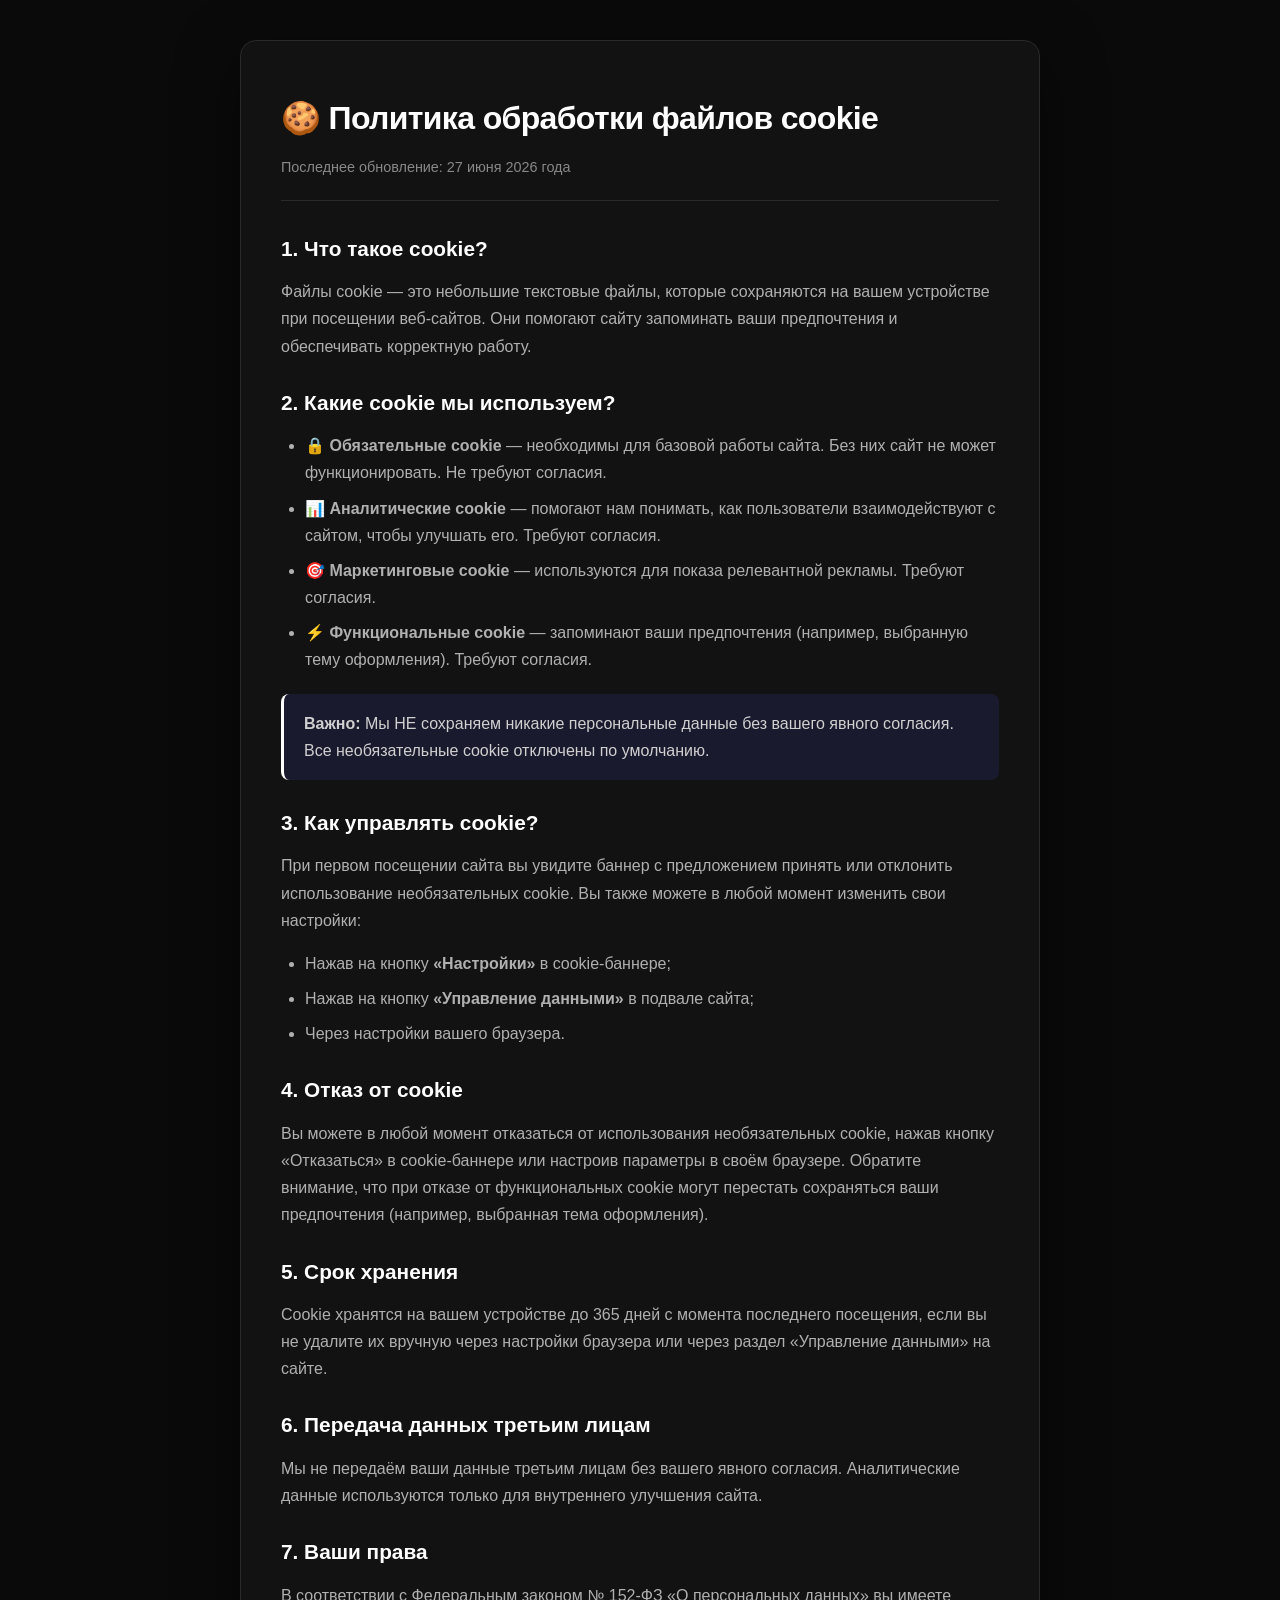
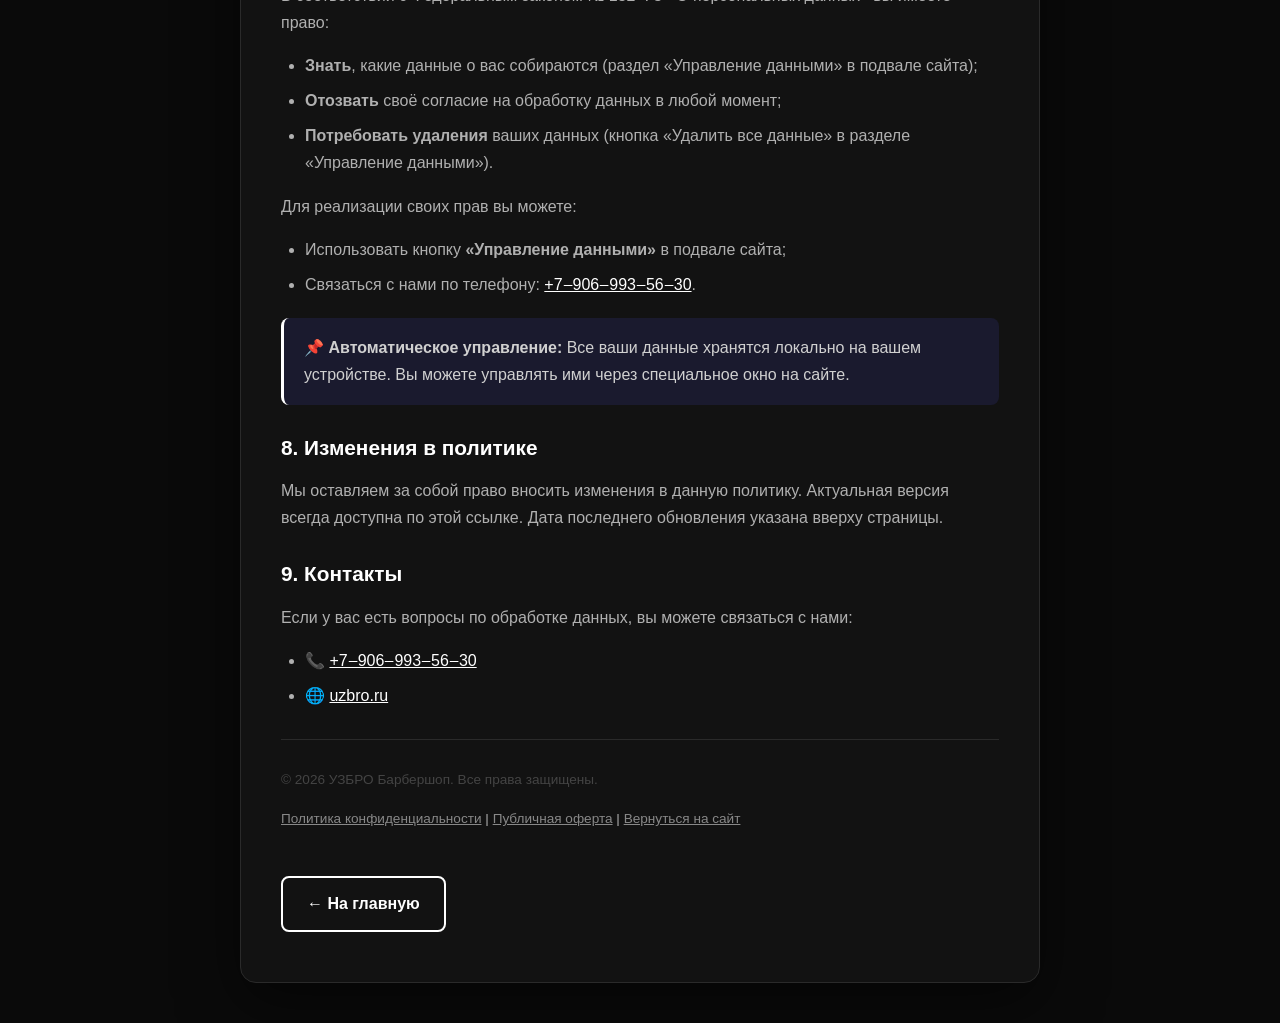
<file: cookie-policy.html>
<!DOCTYPE html>
<html lang="ru">
<head>
    <meta charset="UTF-8">
    <meta name="viewport" content="width=device-width, initial-scale=1.0">
    <title>Политика обработки файлов cookie | УЗБРО Барбершоп</title>
    <link rel="icon" type="image/svg+xml" href="./favicon.svg">
    <link rel="canonical" href="https://uzbro.ru/cookie-policy.html">
    <meta name="description" content="Политика обработки файлов cookie барбершопа УЗБРО. Узнайте, какие cookie мы используем и как управлять настройками конфиденциальности.">
    <meta name="robots" content="index, follow">
    <style>
        * {
            margin: 0;
            padding: 0;
            box-sizing: border-box;
        }
        body {
            font-family: 'Inter', -apple-system, BlinkMacSystemFont, 'Segoe UI', Roboto, sans-serif;
            background: #0a0a0a;
            color: #e0e0e0;
            line-height: 1.7;
            padding: 40px 20px;
            min-height: 100vh;
        }
        .container {
            max-width: 800px;
            margin: 0 auto;
            background: #121212;
            padding: 50px 40px;
            border-radius: 16px;
            border: 1px solid #2a2a2a;
            box-shadow: 0 20px 60px rgba(0,0,0,0.5);
        }
        h1 {
            color: #ffffff;
            font-size: 2rem;
            margin-bottom: 10px;
            letter-spacing: -0.02em;
        }
        .subtitle {
            color: #888;
            font-size: 0.9rem;
            margin-bottom: 30px;
            border-bottom: 1px solid #2a2a2a;
            padding-bottom: 20px;
        }
        h2 {
            color: #ffffff;
            font-size: 1.3rem;
            margin: 25px 0 12px 0;
        }
        p {
            color: #b0b0b0;
            margin-bottom: 16px;
        }
        ul {
            color: #b0b0b0;
            padding-left: 24px;
            margin-bottom: 16px;
        }
        ul li {
            margin-bottom: 8px;
        }
        .highlight {
            background: #1a1a2e;
            padding: 16px 20px;
            border-radius: 8px;
            border-left: 3px solid #ffffff;
            margin: 20px 0;
        }
        .highlight p {
            margin-bottom: 0;
            color: #d0d0d0;
        }
        a {
            color: #ffffff;
            text-decoration: underline;
        }
        a:hover {
            color: #aaa;
        }
        .back-link {
            display: inline-block;
            margin-top: 30px;
            padding: 12px 24px;
            border: 2px solid #ffffff;
            border-radius: 8px;
            color: #ffffff;
            text-decoration: none;
            font-weight: 600;
            transition: all 0.3s ease;
        }
        .back-link:hover {
            background: #ffffff;
            color: #0a0a0a;
            text-decoration: none;
        }
        .footer-text {
            margin-top: 30px;
            padding-top: 20px;
            border-top: 1px solid #2a2a2a;
            font-size: 0.85rem;
            color: #666;
        }
        @media (max-width: 600px) {
            .container {
                padding: 30px 20px;
            }
            h1 {
                font-size: 1.5rem;
            }
        }
    </style>
</head>
<body>
    <div class="container">
        <h1>🍪 Политика обработки файлов cookie</h1>
        <div class="subtitle">Последнее обновление: 27 июня 2026 года</div>

        <h2>1. Что такое cookie?</h2>
        <p>Файлы cookie — это небольшие текстовые файлы, которые сохраняются на вашем устройстве при посещении веб-сайтов. Они помогают сайту запоминать ваши предпочтения и обеспечивать корректную работу.</p>

        <h2>2. Какие cookie мы используем?</h2>
        <ul>
            <li><strong>🔒 Обязательные cookie</strong> — необходимы для базовой работы сайта. Без них сайт не может функционировать. Не требуют согласия.</li>
            <li><strong>📊 Аналитические cookie</strong> — помогают нам понимать, как пользователи взаимодействуют с сайтом, чтобы улучшать его. Требуют согласия.</li>
            <li><strong>🎯 Маркетинговые cookie</strong> — используются для показа релевантной рекламы. Требуют согласия.</li>
            <li><strong>⚡ Функциональные cookie</strong> — запоминают ваши предпочтения (например, выбранную тему оформления). Требуют согласия.</li>
        </ul>

        <div class="highlight">
            <p><strong>Важно:</strong> Мы НЕ сохраняем никакие персональные данные без вашего явного согласия. Все необязательные cookie отключены по умолчанию.</p>
        </div>

        <h2>3. Как управлять cookie?</h2>
        <p>При первом посещении сайта вы увидите баннер с предложением принять или отклонить использование необязательных cookie. Вы также можете в любой момент изменить свои настройки:</p>
        <ul>
            <li>Нажав на кнопку <strong>«Настройки»</strong> в cookie-баннере;</li>
            <li>Нажав на кнопку <strong>«Управление данными»</strong> в подвале сайта;</li>
            <li>Через настройки вашего браузера.</li>
        </ul>

        <h2>4. Отказ от cookie</h2>
        <p>Вы можете в любой момент отказаться от использования необязательных cookie, нажав кнопку «Отказаться» в cookie-баннере или настроив параметры в своём браузере. Обратите внимание, что при отказе от функциональных cookie могут перестать сохраняться ваши предпочтения (например, выбранная тема оформления).</p>

        <h2>5. Срок хранения</h2>
        <p>Cookie хранятся на вашем устройстве до 365 дней с момента последнего посещения, если вы не удалите их вручную через настройки браузера или через раздел «Управление данными» на сайте.</p>

        <h2>6. Передача данных третьим лицам</h2>
        <p>Мы не передаём ваши данные третьим лицам без вашего явного согласия. Аналитические данные используются только для внутреннего улучшения сайта.</p>

        <h2>7. Ваши права</h2>
        <p>В соответствии с Федеральным законом № 152-ФЗ «О персональных данных» вы имеете право:</p>
        <ul>
            <li><strong>Знать</strong>, какие данные о вас собираются (раздел «Управление данными» в подвале сайта);</li>
            <li><strong>Отозвать</strong> своё согласие на обработку данных в любой момент;</li>
            <li><strong>Потребовать удаления</strong> ваших данных (кнопка «Удалить все данные» в разделе «Управление данными»).</li>
        </ul>
        <p>Для реализации своих прав вы можете:</p>
        <ul>
            <li>Использовать кнопку <strong>«Управление данными»</strong> в подвале сайта;</li>
            <li>Связаться с нами по телефону: <a href="tel:+79069935630">+7‒906‒993‒56‒30</a>.</li>
        </ul>

        <div class="highlight">
            <p><strong>📌 Автоматическое управление:</strong> Все ваши данные хранятся локально на вашем устройстве. Вы можете управлять ими через специальное окно на сайте.</p>
        </div>

        <h2>8. Изменения в политике</h2>
        <p>Мы оставляем за собой право вносить изменения в данную политику. Актуальная версия всегда доступна по этой ссылке. Дата последнего обновления указана вверху страницы.</p>

        <h2>9. Контакты</h2>
        <p>Если у вас есть вопросы по обработке данных, вы можете связаться с нами:</p>
        <ul>
            <li>📞 <a href="tel:+79069935630">+7‒906‒993‒56‒30</a></li>
            <li>🌐 <a href="index.html">uzbro.ru</a></li>
        </ul>

        <div class="footer-text">
            <p style="margin-top: 8px; color: #444;">© 2026 УЗБРО Барбершоп. Все права защищены.</p>
            <p style="margin-top: 8px;">
                <a href="privacy-policy.html" style="color: #888;">Политика конфиденциальности</a> | 
                <a href="oferta.html" style="color: #888;">Публичная оферта</a> |
                <a href="index.html" style="color: #888;">Вернуться на сайт</a>
            </p>
        </div>

        <a href="index.html" class="back-link">← На главную</a>
    </div>
</body>
</html>
</file>
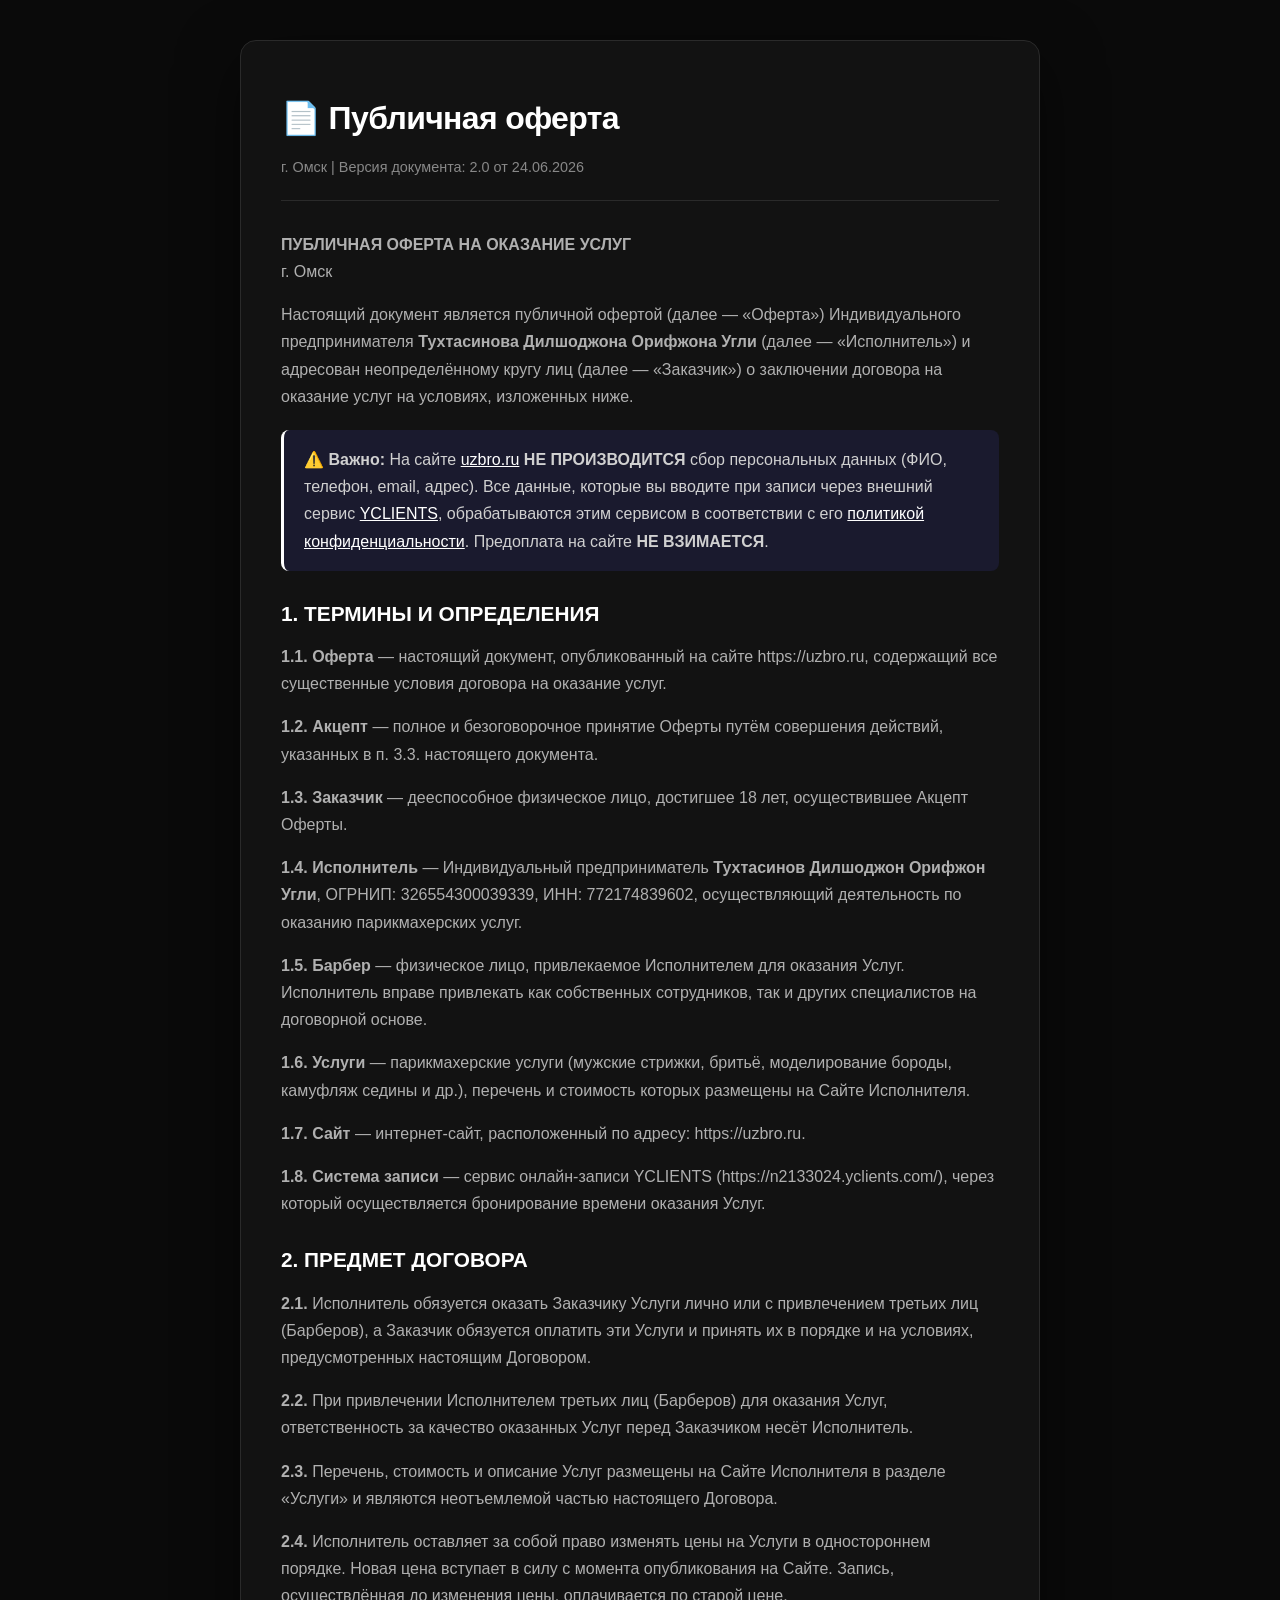
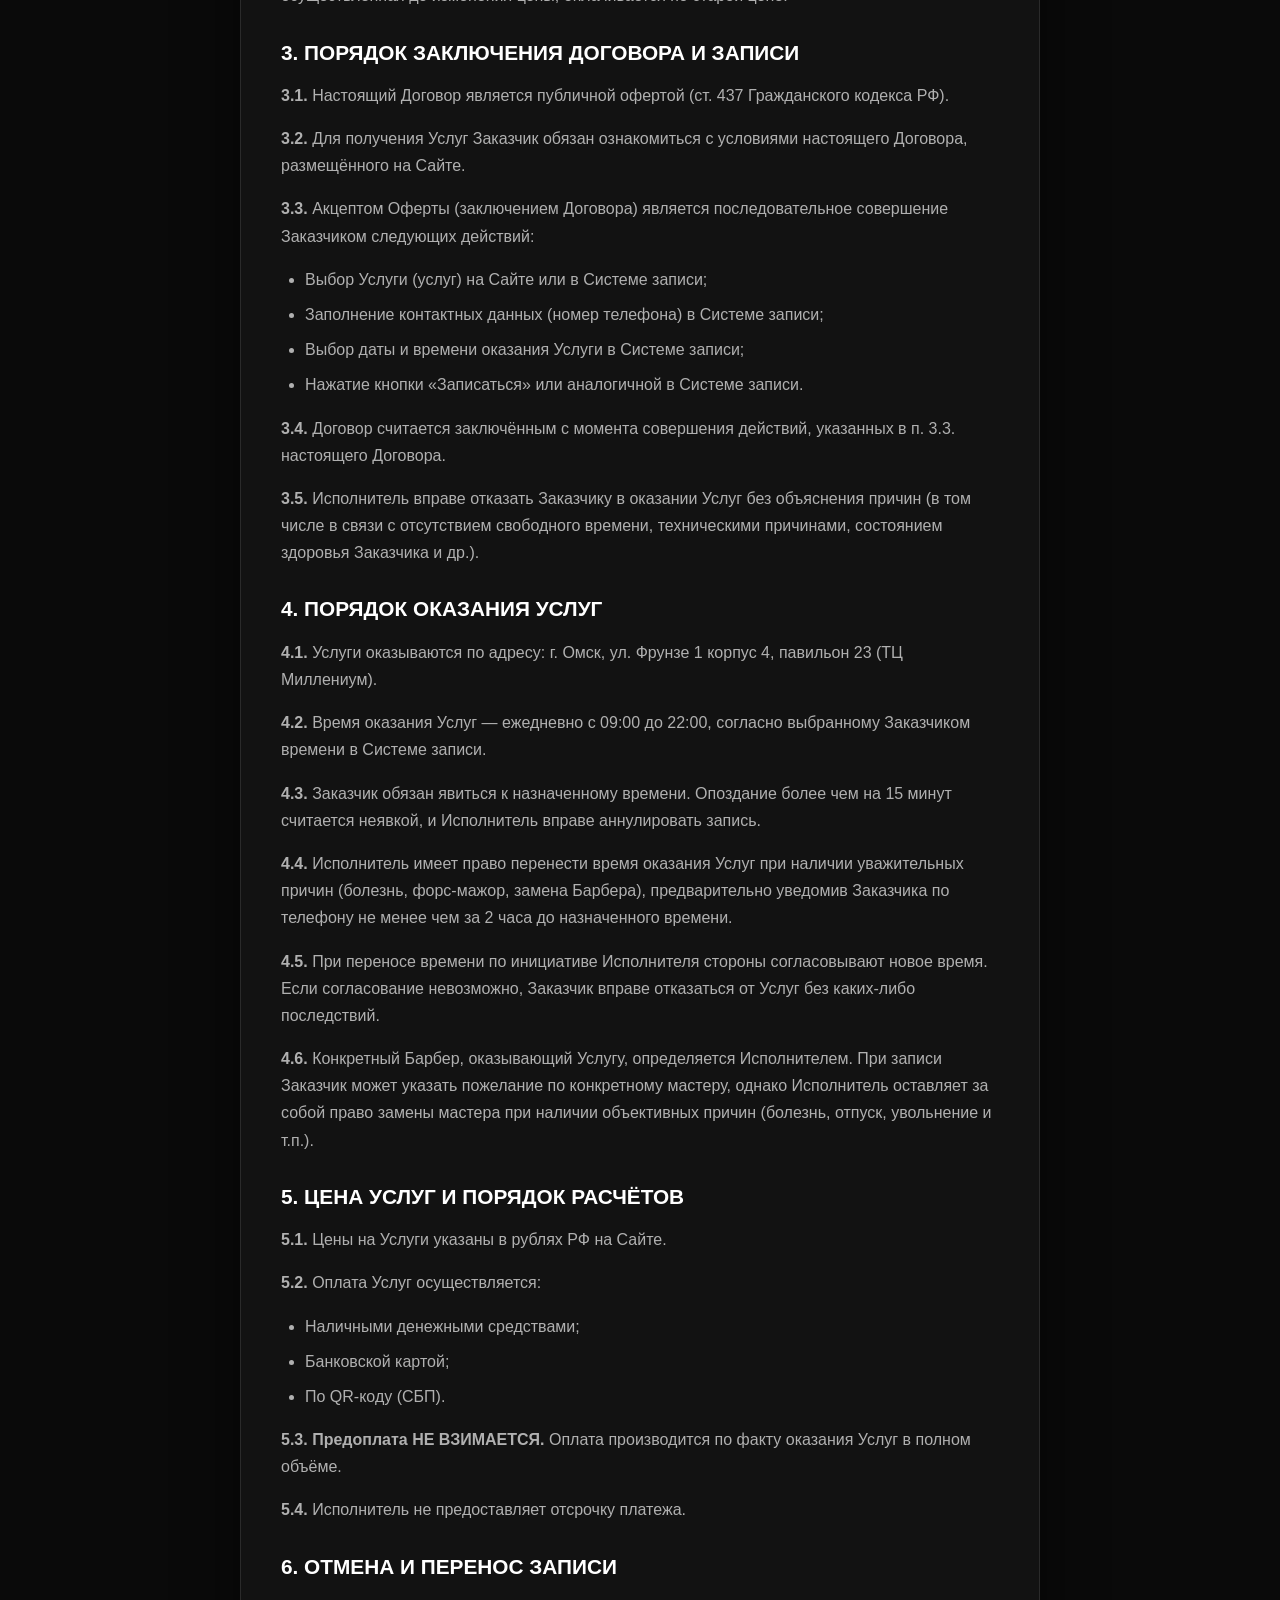
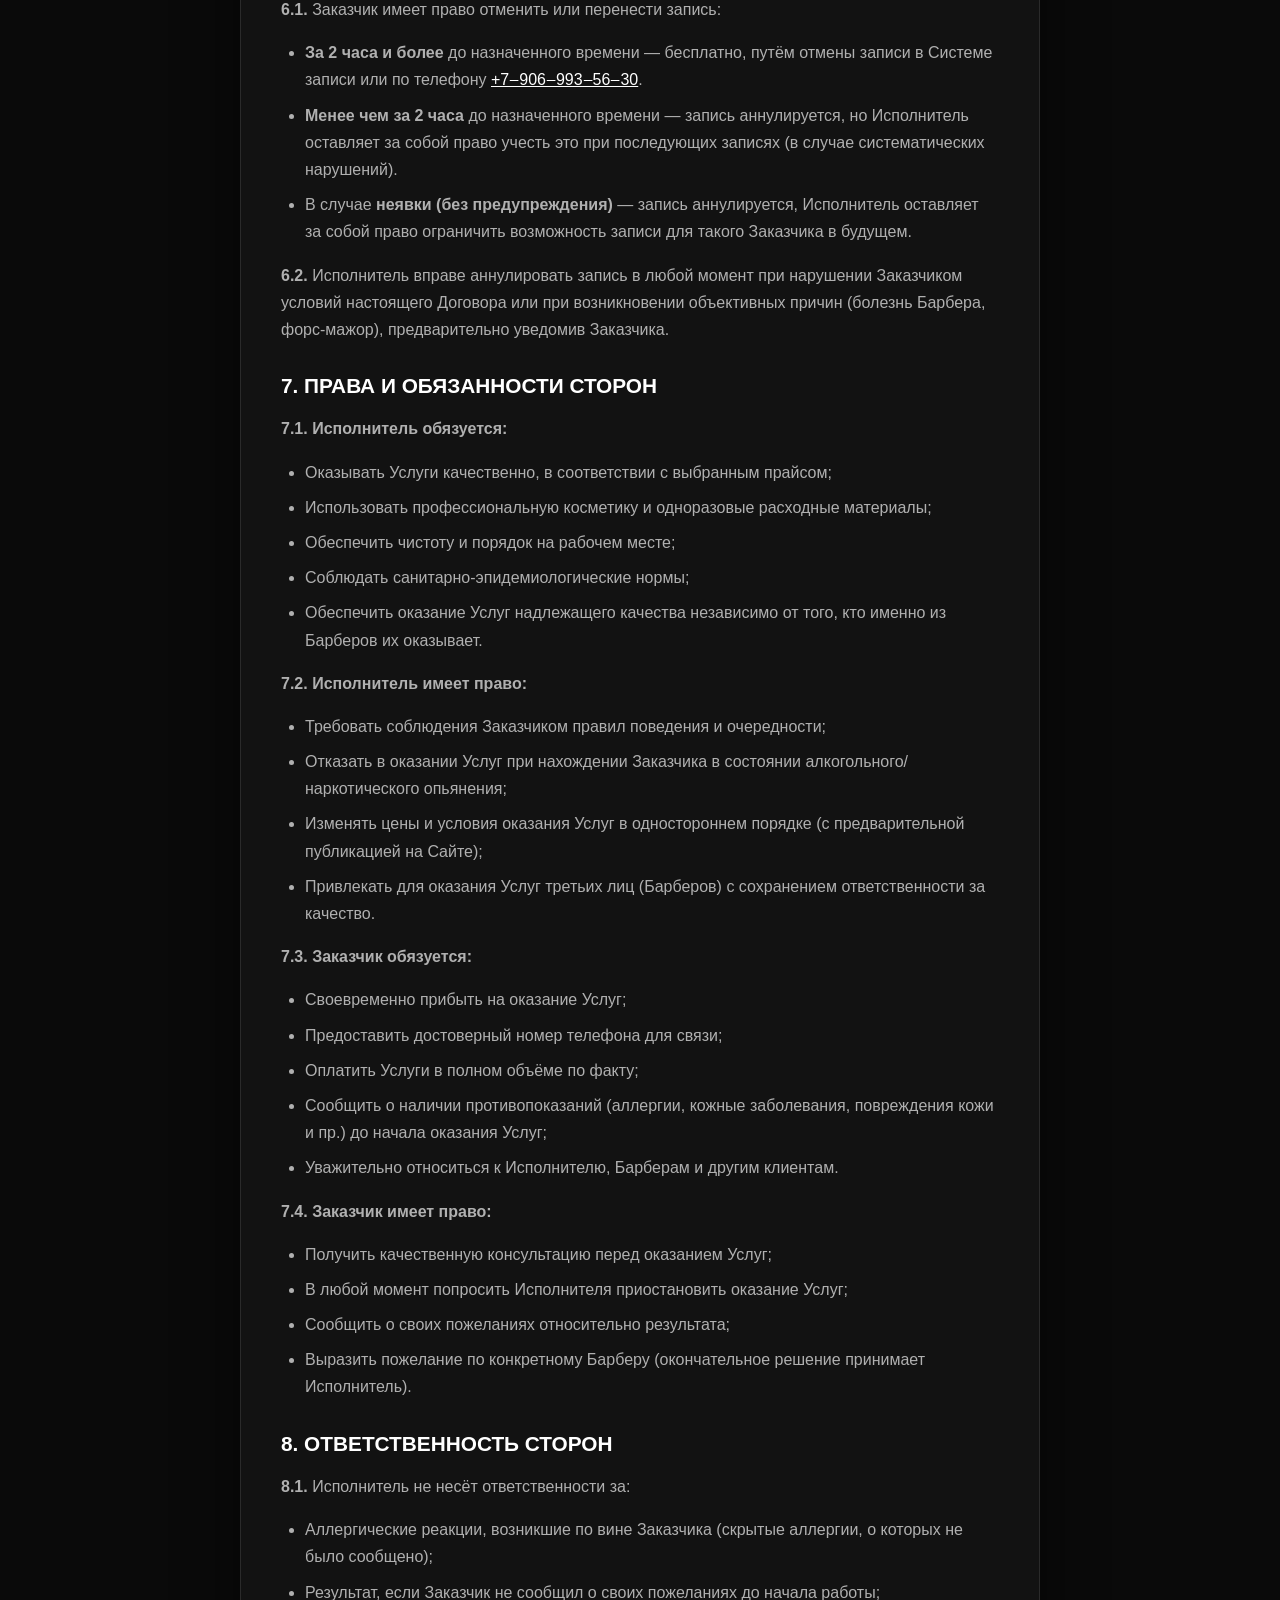
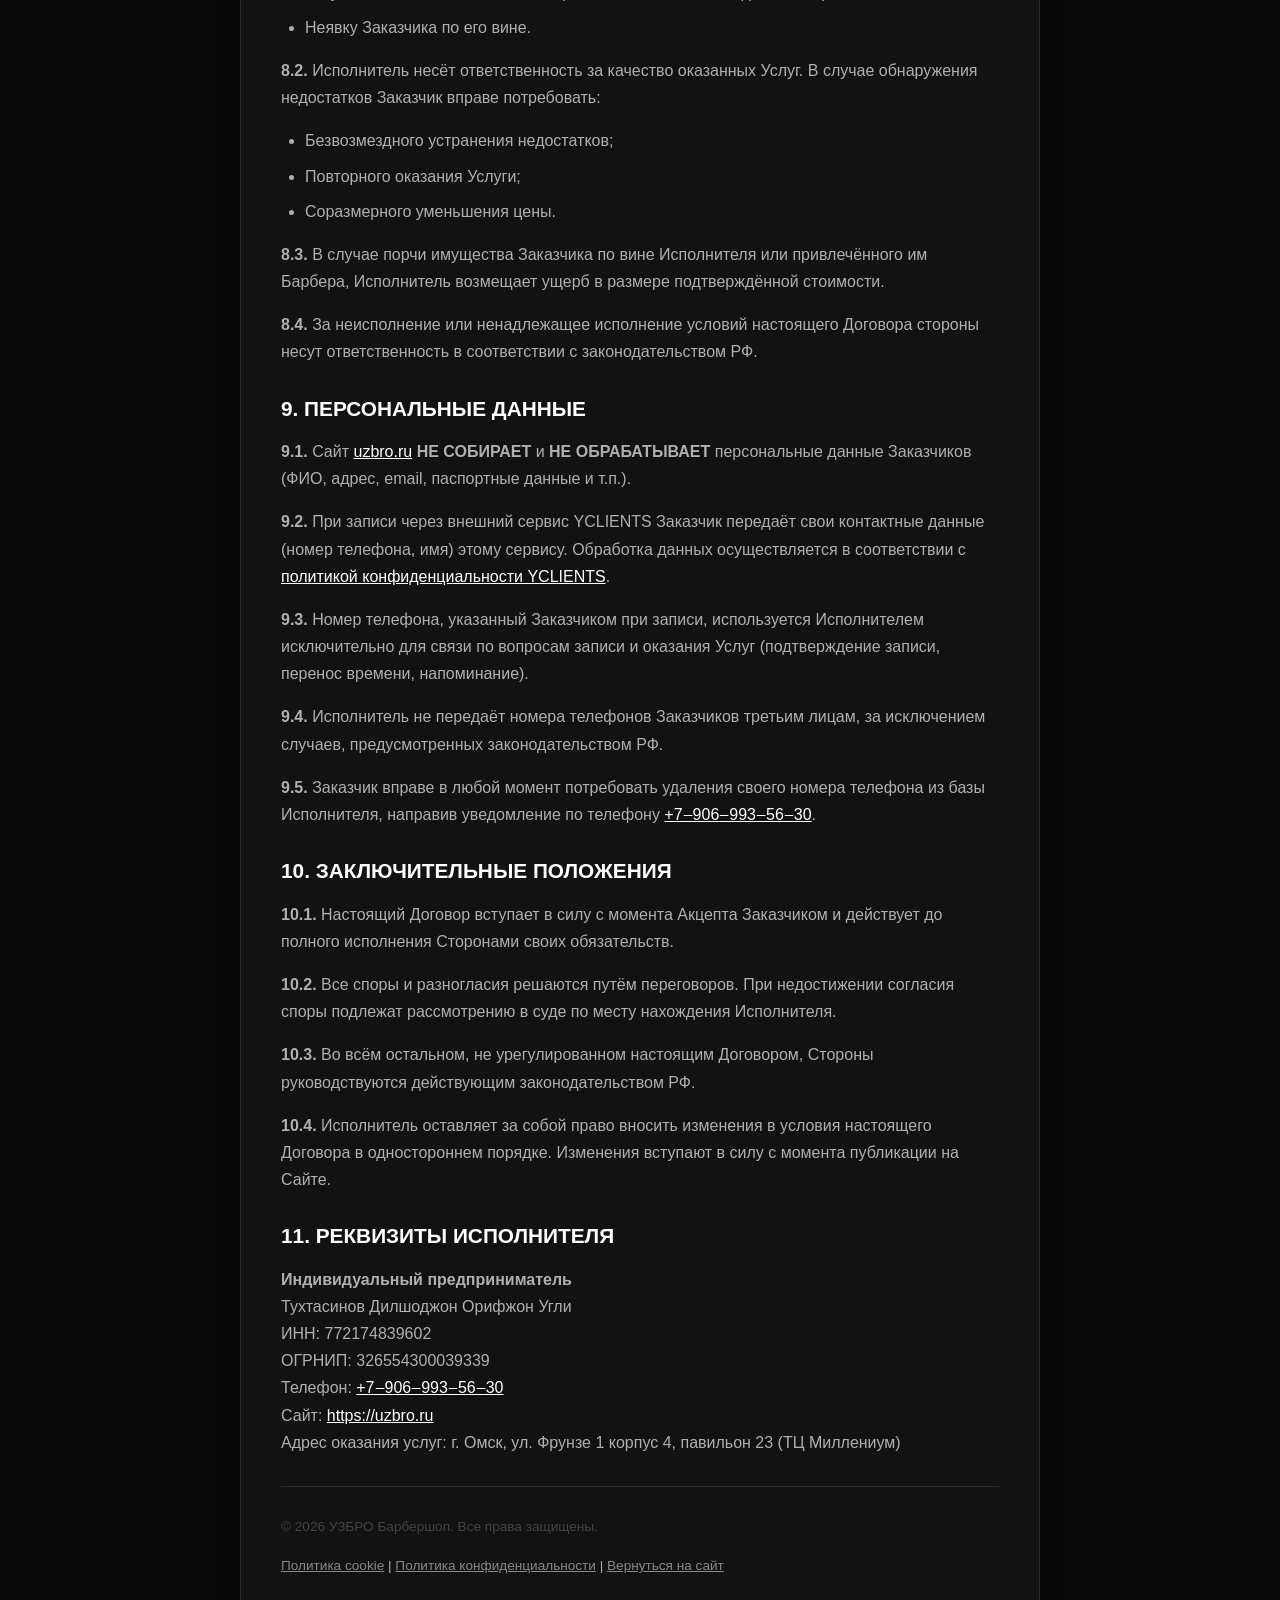
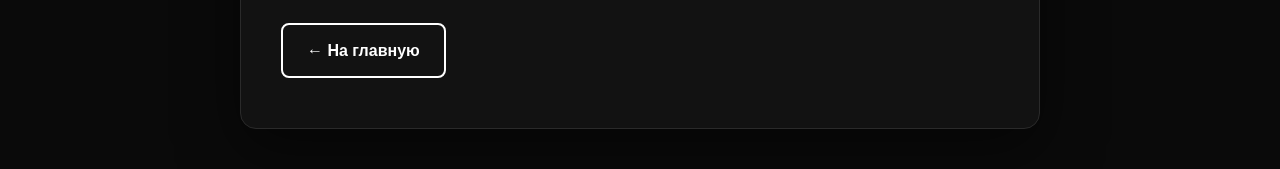
<file: oferta.html>
<!DOCTYPE html>
<html lang="ru">
<head>
    <meta charset="UTF-8">
    <meta name="viewport" content="width=device-width, initial-scale=1.0">
    <title>Публичная оферта | УЗБРО Барбершоп</title>
    <link rel="icon" type="image/svg+xml" href="./favicon.svg">
    <style>
        * {
            margin: 0;
            padding: 0;
            box-sizing: border-box;
        }
        body {
            font-family: 'Inter', -apple-system, BlinkMacSystemFont, 'Segoe UI', Roboto, sans-serif;
            background: #0a0a0a;
            color: #e0e0e0;
            line-height: 1.7;
            padding: 40px 20px;
            min-height: 100vh;
        }
        .container {
            max-width: 800px;
            margin: 0 auto;
            background: #121212;
            padding: 50px 40px;
            border-radius: 16px;
            border: 1px solid #2a2a2a;
            box-shadow: 0 20px 60px rgba(0,0,0,0.5);
        }
        h1 {
            color: #ffffff;
            font-size: 2rem;
            margin-bottom: 10px;
            letter-spacing: -0.02em;
            border-bottom: none;
            padding-bottom: 0;
        }
        .subtitle {
            color: #888;
            font-size: 0.9rem;
            margin-bottom: 30px;
            border-bottom: 1px solid #2a2a2a;
            padding-bottom: 20px;
        }
        h2 {
            color: #ffffff;
            font-size: 1.3rem;
            margin: 25px 0 12px 0;
        }
        p {
            color: #b0b0b0;
            margin-bottom: 16px;
        }
        ul {
            color: #b0b0b0;
            padding-left: 24px;
            margin-bottom: 16px;
        }
        ul li {
            margin-bottom: 8px;
        }
        .highlight {
            background: #1a1a2e;
            padding: 16px 20px;
            border-radius: 8px;
            border-left: 3px solid #ffffff;
            margin: 20px 0;
        }
        .highlight p {
            margin-bottom: 0;
            color: #d0d0d0;
        }
        .highlight a {
            color: #ffffff;
        }
        a {
            color: #ffffff;
            text-decoration: underline;
        }
        a:hover {
            color: #aaa;
        }
        .back-link {
            display: inline-block;
            margin-top: 30px;
            padding: 12px 24px;
            border: 2px solid #ffffff;
            border-radius: 8px;
            color: #ffffff;
            text-decoration: none;
            font-weight: 600;
            transition: all 0.3s ease;
        }
        .back-link:hover {
            background: #ffffff;
            color: #0a0a0a;
            text-decoration: none;
        }
        .footer-text {
            margin-top: 30px;
            padding-top: 20px;
            border-top: 1px solid #2a2a2a;
            font-size: 0.85rem;
            color: #666;
        }
        .footer-text a {
            color: #888;
        }
        .footer-text a:hover {
            color: #fff;
        }
        @media (max-width: 600px) {
            .container {
                padding: 30px 20px;
            }
            h1 {
                font-size: 1.5rem;
            }
        }
    </style>
</head>
<body>
    <div class="container">
        <h1>📄 Публичная оферта</h1>
        <div class="subtitle">г. Омск | Версия документа: 2.0 от 24.06.2026</div>

        <p><strong>ПУБЛИЧНАЯ ОФЕРТА НА ОКАЗАНИЕ УСЛУГ</strong><br>г. Омск</p>

        <p>Настоящий документ является публичной офертой (далее — «Оферта») Индивидуального предпринимателя <strong>Тухтасинова Дилшоджона Орифжона Угли</strong> (далее — «Исполнитель») и адресован неопределённому кругу лиц (далее — «Заказчик») о заключении договора на оказание услуг на условиях, изложенных ниже.</p>

        <div class="highlight">
            <p><strong>⚠️ Важно:</strong> На сайте <a href="https://uzbro.ru">uzbro.ru</a> <strong>НЕ ПРОИЗВОДИТСЯ</strong> сбор персональных данных (ФИО, телефон, email, адрес). Все данные, которые вы вводите при записи через внешний сервис <a href="https://yclients.com" style="color: #fff;">YCLIENTS</a>, обрабатываются этим сервисом в соответствии с его <a href="https://yclients.com/privacy" style="color: #fff;">политикой конфиденциальности</a>. Предоплата на сайте <strong>НЕ ВЗИМАЕТСЯ</strong>.</p>
        </div>

        <h2>1. ТЕРМИНЫ И ОПРЕДЕЛЕНИЯ</h2>
        <p><strong>1.1. Оферта</strong> — настоящий документ, опубликованный на сайте https://uzbro.ru, содержащий все существенные условия договора на оказание услуг.</p>
        <p><strong>1.2. Акцепт</strong> — полное и безоговорочное принятие Оферты путём совершения действий, указанных в п. 3.3. настоящего документа.</p>
        <p><strong>1.3. Заказчик</strong> — дееспособное физическое лицо, достигшее 18 лет, осуществившее Акцепт Оферты.</p>
        <p><strong>1.4. Исполнитель</strong> — Индивидуальный предприниматель <strong>Тухтасинов Дилшоджон Орифжон Угли</strong>, ОГРНИП: 326554300039339, ИНН: 772174839602, осуществляющий деятельность по оказанию парикмахерских услуг.</p>
        <p><strong>1.5. Барбер</strong> — физическое лицо, привлекаемое Исполнителем для оказания Услуг. Исполнитель вправе привлекать как собственных сотрудников, так и других специалистов на договорной основе.</p>
        <p><strong>1.6. Услуги</strong> — парикмахерские услуги (мужские стрижки, бритьё, моделирование бороды, камуфляж седины и др.), перечень и стоимость которых размещены на Сайте Исполнителя.</p>
        <p><strong>1.7. Сайт</strong> — интернет-сайт, расположенный по адресу: https://uzbro.ru.</p>
        <p><strong>1.8. Система записи</strong> — сервис онлайн-записи YCLIENTS (https://n2133024.yclients.com/), через который осуществляется бронирование времени оказания Услуг.</p>

        <h2>2. ПРЕДМЕТ ДОГОВОРА</h2>
        <p><strong>2.1.</strong> Исполнитель обязуется оказать Заказчику Услуги лично или с привлечением третьих лиц (Барберов), а Заказчик обязуется оплатить эти Услуги и принять их в порядке и на условиях, предусмотренных настоящим Договором.</p>
        <p><strong>2.2.</strong> При привлечении Исполнителем третьих лиц (Барберов) для оказания Услуг, ответственность за качество оказанных Услуг перед Заказчиком несёт Исполнитель.</p>
        <p><strong>2.3.</strong> Перечень, стоимость и описание Услуг размещены на Сайте Исполнителя в разделе «Услуги» и являются неотъемлемой частью настоящего Договора.</p>
        <p><strong>2.4.</strong> Исполнитель оставляет за собой право изменять цены на Услуги в одностороннем порядке. Новая цена вступает в силу с момента опубликования на Сайте. Запись, осуществлённая до изменения цены, оплачивается по старой цене.</p>

        <h2>3. ПОРЯДОК ЗАКЛЮЧЕНИЯ ДОГОВОРА И ЗАПИСИ</h2>
        <p><strong>3.1.</strong> Настоящий Договор является публичной офертой (ст. 437 Гражданского кодекса РФ).</p>
        <p><strong>3.2.</strong> Для получения Услуг Заказчик обязан ознакомиться с условиями настоящего Договора, размещённого на Сайте.</p>
        <p><strong>3.3.</strong> Акцептом Оферты (заключением Договора) является последовательное совершение Заказчиком следующих действий:</p>
        <ul>
            <li>Выбор Услуги (услуг) на Сайте или в Системе записи;</li>
            <li>Заполнение контактных данных (номер телефона) в Системе записи;</li>
            <li>Выбор даты и времени оказания Услуги в Системе записи;</li>
            <li>Нажатие кнопки «Записаться» или аналогичной в Системе записи.</li>
        </ul>
        <p><strong>3.4.</strong> Договор считается заключённым с момента совершения действий, указанных в п. 3.3. настоящего Договора.</p>
        <p><strong>3.5.</strong> Исполнитель вправе отказать Заказчику в оказании Услуг без объяснения причин (в том числе в связи с отсутствием свободного времени, техническими причинами, состоянием здоровья Заказчика и др.).</p>

        <h2>4. ПОРЯДОК ОКАЗАНИЯ УСЛУГ</h2>
        <p><strong>4.1.</strong> Услуги оказываются по адресу: г. Омск, ул. Фрунзе 1 корпус 4, павильон 23 (ТЦ Миллениум).</p>
        <p><strong>4.2.</strong> Время оказания Услуг — ежедневно с 09:00 до 22:00, согласно выбранному Заказчиком времени в Системе записи.</p>
        <p><strong>4.3.</strong> Заказчик обязан явиться к назначенному времени. Опоздание более чем на 15 минут считается неявкой, и Исполнитель вправе аннулировать запись.</p>
        <p><strong>4.4.</strong> Исполнитель имеет право перенести время оказания Услуг при наличии уважительных причин (болезнь, форс-мажор, замена Барбера), предварительно уведомив Заказчика по телефону не менее чем за 2 часа до назначенного времени.</p>
        <p><strong>4.5.</strong> При переносе времени по инициативе Исполнителя стороны согласовывают новое время. Если согласование невозможно, Заказчик вправе отказаться от Услуг без каких-либо последствий.</p>
        <p><strong>4.6.</strong> Конкретный Барбер, оказывающий Услугу, определяется Исполнителем. При записи Заказчик может указать пожелание по конкретному мастеру, однако Исполнитель оставляет за собой право замены мастера при наличии объективных причин (болезнь, отпуск, увольнение и т.п.).</p>

        <h2>5. ЦЕНА УСЛУГ И ПОРЯДОК РАСЧЁТОВ</h2>
        <p><strong>5.1.</strong> Цены на Услуги указаны в рублях РФ на Сайте.</p>
        <p><strong>5.2.</strong> Оплата Услуг осуществляется:</p>
        <ul>
            <li>Наличными денежными средствами;</li>
            <li>Банковской картой;</li>
            <li>По QR-коду (СБП).</li>
        </ul>
        <p><strong>5.3.</strong> <strong>Предоплата НЕ ВЗИМАЕТСЯ.</strong> Оплата производится по факту оказания Услуг в полном объёме.</p>
        <p><strong>5.4.</strong> Исполнитель не предоставляет отсрочку платежа.</p>

        <h2>6. ОТМЕНА И ПЕРЕНОС ЗАПИСИ</h2>
        <p><strong>6.1.</strong> Заказчик имеет право отменить или перенести запись:</p>
        <ul>
            <li><strong>За 2 часа и более</strong> до назначенного времени — бесплатно, путём отмены записи в Системе записи или по телефону <a href="tel:+79069935630">+7‒906‒993‒56‒30</a>.</li>
            <li><strong>Менее чем за 2 часа</strong> до назначенного времени — запись аннулируется, но Исполнитель оставляет за собой право учесть это при последующих записях (в случае систематических нарушений).</li>
            <li>В случае <strong>неявки (без предупреждения)</strong> — запись аннулируется, Исполнитель оставляет за собой право ограничить возможность записи для такого Заказчика в будущем.</li>
        </ul>
        <p><strong>6.2.</strong> Исполнитель вправе аннулировать запись в любой момент при нарушении Заказчиком условий настоящего Договора или при возникновении объективных причин (болезнь Барбера, форс-мажор), предварительно уведомив Заказчика.</p>

        <h2>7. ПРАВА И ОБЯЗАННОСТИ СТОРОН</h2>
        <p><strong>7.1. Исполнитель обязуется:</strong></p>
        <ul>
            <li>Оказывать Услуги качественно, в соответствии с выбранным прайсом;</li>
            <li>Использовать профессиональную косметику и одноразовые расходные материалы;</li>
            <li>Обеспечить чистоту и порядок на рабочем месте;</li>
            <li>Соблюдать санитарно-эпидемиологические нормы;</li>
            <li>Обеспечить оказание Услуг надлежащего качества независимо от того, кто именно из Барберов их оказывает.</li>
        </ul>
        <p><strong>7.2. Исполнитель имеет право:</strong></p>
        <ul>
            <li>Требовать соблюдения Заказчиком правил поведения и очередности;</li>
            <li>Отказать в оказании Услуг при нахождении Заказчика в состоянии алкогольного/наркотического опьянения;</li>
            <li>Изменять цены и условия оказания Услуг в одностороннем порядке (с предварительной публикацией на Сайте);</li>
            <li>Привлекать для оказания Услуг третьих лиц (Барберов) с сохранением ответственности за качество.</li>
        </ul>
        <p><strong>7.3. Заказчик обязуется:</strong></p>
        <ul>
            <li>Своевременно прибыть на оказание Услуг;</li>
            <li>Предоставить достоверный номер телефона для связи;</li>
            <li>Оплатить Услуги в полном объёме по факту;</li>
            <li>Сообщить о наличии противопоказаний (аллергии, кожные заболевания, повреждения кожи и пр.) до начала оказания Услуг;</li>
            <li>Уважительно относиться к Исполнителю, Барберам и другим клиентам.</li>
        </ul>
        <p><strong>7.4. Заказчик имеет право:</strong></p>
        <ul>
            <li>Получить качественную консультацию перед оказанием Услуг;</li>
            <li>В любой момент попросить Исполнителя приостановить оказание Услуг;</li>
            <li>Сообщить о своих пожеланиях относительно результата;</li>
            <li>Выразить пожелание по конкретному Барберу (окончательное решение принимает Исполнитель).</li>
        </ul>

        <h2>8. ОТВЕТСТВЕННОСТЬ СТОРОН</h2>
        <p><strong>8.1.</strong> Исполнитель не несёт ответственности за:</p>
        <ul>
            <li>Аллергические реакции, возникшие по вине Заказчика (скрытые аллергии, о которых не было сообщено);</li>
            <li>Результат, если Заказчик не сообщил о своих пожеланиях до начала работы;</li>
            <li>Неявку Заказчика по его вине.</li>
        </ul>
        <p><strong>8.2.</strong> Исполнитель несёт ответственность за качество оказанных Услуг. В случае обнаружения недостатков Заказчик вправе потребовать:</p>
        <ul>
            <li>Безвозмездного устранения недостатков;</li>
            <li>Повторного оказания Услуги;</li>
            <li>Соразмерного уменьшения цены.</li>
        </ul>
        <p><strong>8.3.</strong> В случае порчи имущества Заказчика по вине Исполнителя или привлечённого им Барбера, Исполнитель возмещает ущерб в размере подтверждённой стоимости.</p>
        <p><strong>8.4.</strong> За неисполнение или ненадлежащее исполнение условий настоящего Договора стороны несут ответственность в соответствии с законодательством РФ.</p>

        <h2>9. ПЕРСОНАЛЬНЫЕ ДАННЫЕ</h2>
        <p><strong>9.1.</strong> Сайт <a href="https://uzbro.ru">uzbro.ru</a> <strong>НЕ СОБИРАЕТ</strong> и <strong>НЕ ОБРАБАТЫВАЕТ</strong> персональные данные Заказчиков (ФИО, адрес, email, паспортные данные и т.п.).</p>
        <p><strong>9.2.</strong> При записи через внешний сервис YCLIENTS Заказчик передаёт свои контактные данные (номер телефона, имя) этому сервису. Обработка данных осуществляется в соответствии с <a href="https://yclients.com/privacy" style="color: #fff;">политикой конфиденциальности YCLIENTS</a>.</p>
        <p><strong>9.3.</strong> Номер телефона, указанный Заказчиком при записи, используется Исполнителем исключительно для связи по вопросам записи и оказания Услуг (подтверждение записи, перенос времени, напоминание).</p>
        <p><strong>9.4.</strong> Исполнитель не передаёт номера телефонов Заказчиков третьим лицам, за исключением случаев, предусмотренных законодательством РФ.</p>
        <p><strong>9.5.</strong> Заказчик вправе в любой момент потребовать удаления своего номера телефона из базы Исполнителя, направив уведомление по телефону <a href="tel:+79069935630">+7‒906‒993‒56‒30</a>.</p>

        <h2>10. ЗАКЛЮЧИТЕЛЬНЫЕ ПОЛОЖЕНИЯ</h2>
        <p><strong>10.1.</strong> Настоящий Договор вступает в силу с момента Акцепта Заказчиком и действует до полного исполнения Сторонами своих обязательств.</p>
        <p><strong>10.2.</strong> Все споры и разногласия решаются путём переговоров. При недостижении согласия споры подлежат рассмотрению в суде по месту нахождения Исполнителя.</p>
        <p><strong>10.3.</strong> Во всём остальном, не урегулированном настоящим Договором, Стороны руководствуются действующим законодательством РФ.</p>
        <p><strong>10.4.</strong> Исполнитель оставляет за собой право вносить изменения в условия настоящего Договора в одностороннем порядке. Изменения вступают в силу с момента публикации на Сайте.</p>

        <h2>11. РЕКВИЗИТЫ ИСПОЛНИТЕЛЯ</h2>
        <p><strong>Индивидуальный предприниматель</strong><br>
        Тухтасинов Дилшоджон Орифжон Угли<br>
        ИНН: 772174839602<br>
        ОГРНИП: 326554300039339<br>
        Телефон: <a href="tel:+79069935630">+7‒906‒993‒56‒30</a><br>
        Сайт: <a href="https://uzbro.ru">https://uzbro.ru</a><br>
        Адрес оказания услуг: г. Омск, ул. Фрунзе 1 корпус 4, павильон 23 (ТЦ Миллениум)</p>

        <div class="footer-text">
            <p style="margin-top: 8px; color: #444;">© 2026 УЗБРО Барбершоп. Все права защищены.</p>
            <p style="margin-top: 8px;">
                <a href="cookie-policy.html" style="color: #888;">Политика cookie</a> | 
                <a href="privacy-policy.html" style="color: #888;">Политика конфиденциальности</a> | 
                <a href="index.html" style="color: #888;">Вернуться на сайт</a>
            </p>
        </div>

        <a href="index.html" class="back-link">← На главную</a>
    </div>
</body>
</html>
</file>
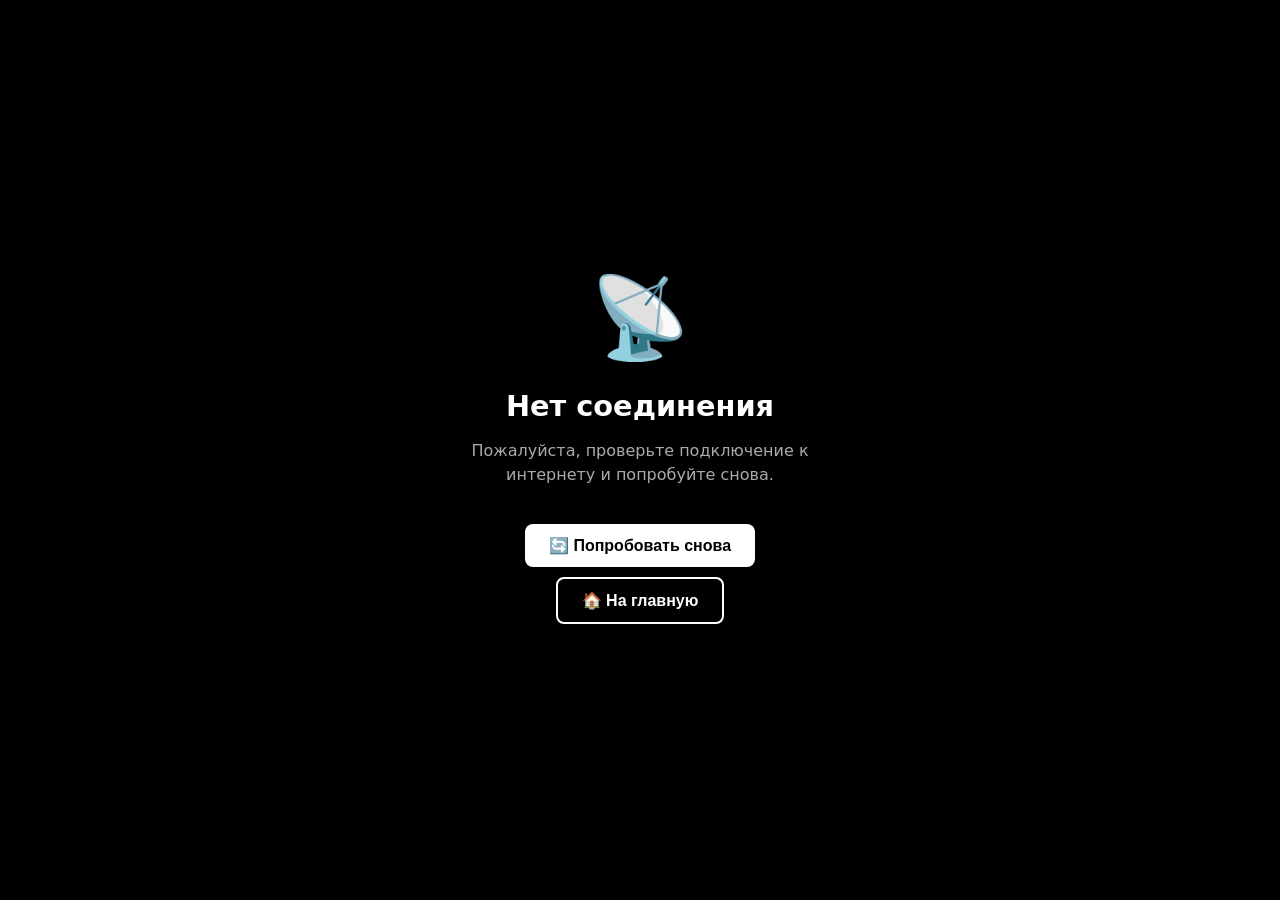
<file: offline.html>
<!DOCTYPE html>
<html lang="ru">
<head>
    <meta charset="UTF-8">
    <meta name="viewport" content="width=device-width, initial-scale=1.0">
    <title>Нет соединения - УЗБРО</title>
    <style>
        * { margin: 0; padding: 0; box-sizing: border-box; }
        body {
            font-family: system-ui, -apple-system, sans-serif;
            background: #000;
            color: #fff;
            display: flex;
            justify-content: center;
            align-items: center;
            min-height: 100vh;
            text-align: center;
            padding: 1rem;
        }
        .container {
            max-width: 400px;
        }
        .icon {
            font-size: 5rem;
            margin-bottom: 1.5rem;
        }
        h1 {
            font-size: 1.8rem;
            margin-bottom: 1rem;
        }
        p {
            color: #aaa;
            margin-bottom: 2rem;
            line-height: 1.5;
        }
        button {
            background: #fff;
            color: #000;
            border: none;
            padding: 0.75rem 1.5rem;
            font-size: 1rem;
            font-weight: 600;
            border-radius: 0.5rem;
            cursor: pointer;
            transition: opacity 0.3s;
            margin: 0.3rem;
        }
        button:hover {
            opacity: 0.9;
        }
        .btn-secondary {
            background: transparent;
            color: #fff;
            border: 2px solid #fff;
        }
        .btn-secondary:hover {
            background: #fff;
            color: #000;
        }
    </style>
</head>
<body>
    <div class="container">
        <div class="icon">📡</div>
        <h1>Нет соединения</h1>
        <p>Пожалуйста, проверьте подключение к интернету и попробуйте снова.</p>
        <button onclick="location.reload()">🔄 Попробовать снова</button>
        <br>
        <button class="btn-secondary" onclick="window.location.href='./'">🏠 На главную</button>
    </div>
</body>
</html>
</file>
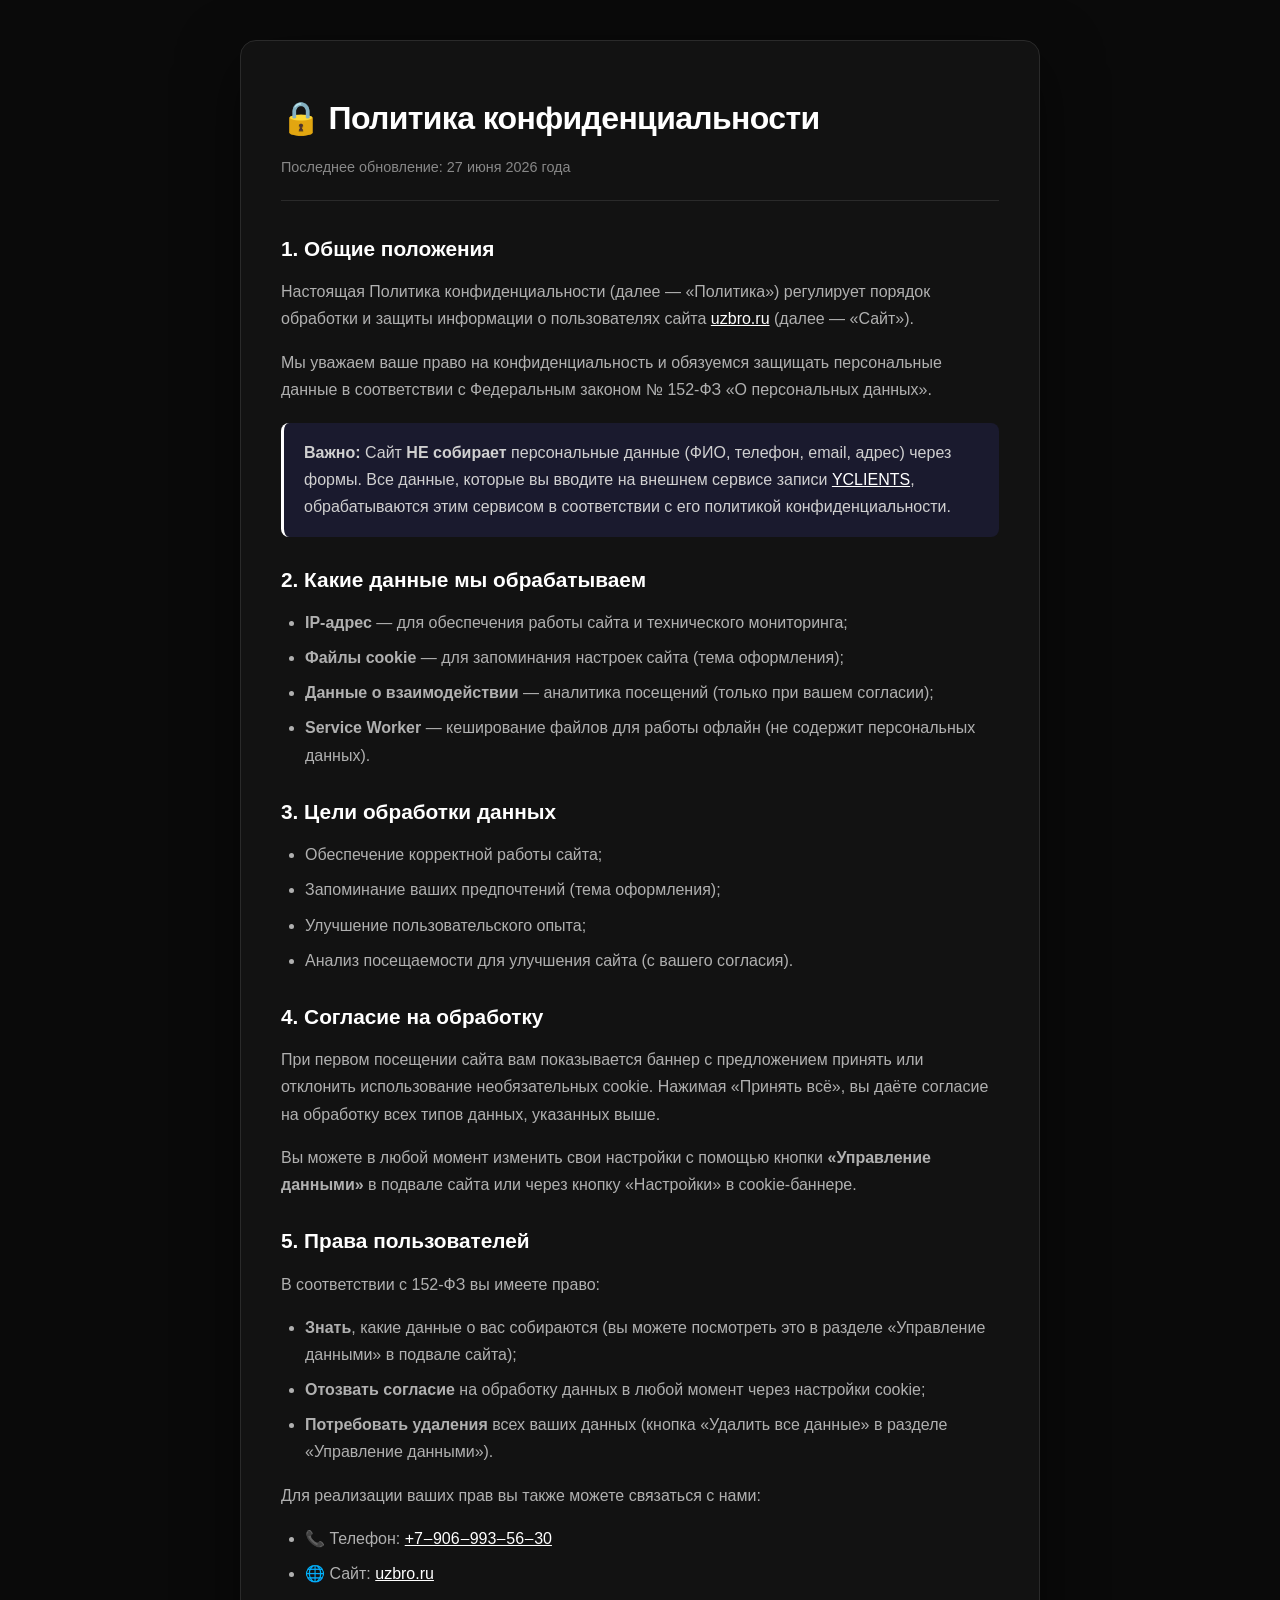
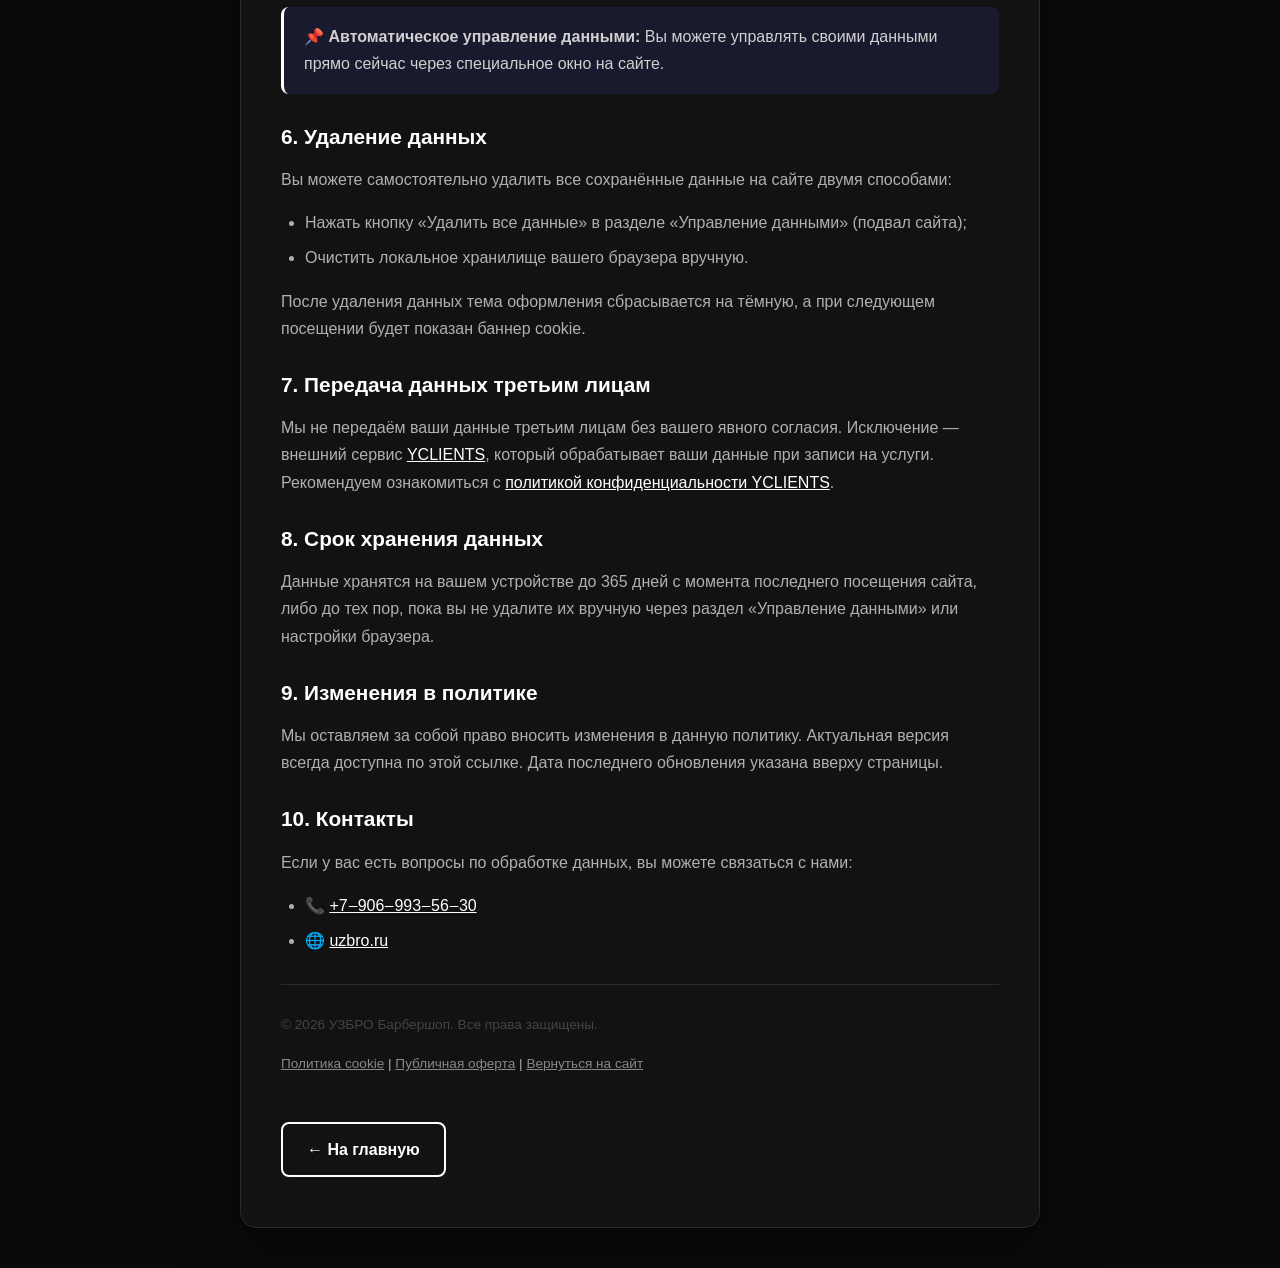
<file: privacy-policy.html>
<!DOCTYPE html>
<html lang="ru">
<head>
    <meta charset="UTF-8">
    <meta name="viewport" content="width=device-width, initial-scale=1.0">
    <title>Политика конфиденциальности | УЗБРО Барбершоп</title>
    <link rel="icon" type="image/svg+xml" href="./favicon.svg">
    <link rel="canonical" href="https://uzbro.ru/privacy-policy.html">
    <meta name="description" content="Политика конфиденциальности барбершопа УЗБРО. Узнайте, как мы обрабатываем и защищаем ваши персональные данные в соответствии с 152-ФЗ.">
    <meta name="robots" content="index, follow">
    <style>
        * {
            margin: 0;
            padding: 0;
            box-sizing: border-box;
        }
        body {
            font-family: 'Inter', -apple-system, BlinkMacSystemFont, 'Segoe UI', Roboto, sans-serif;
            background: #0a0a0a;
            color: #e0e0e0;
            line-height: 1.7;
            padding: 40px 20px;
            min-height: 100vh;
        }
        .container {
            max-width: 800px;
            margin: 0 auto;
            background: #121212;
            padding: 50px 40px;
            border-radius: 16px;
            border: 1px solid #2a2a2a;
            box-shadow: 0 20px 60px rgba(0,0,0,0.5);
        }
        h1 {
            color: #ffffff;
            font-size: 2rem;
            margin-bottom: 10px;
            letter-spacing: -0.02em;
        }
        .subtitle {
            color: #888;
            font-size: 0.9rem;
            margin-bottom: 30px;
            border-bottom: 1px solid #2a2a2a;
            padding-bottom: 20px;
        }
        h2 {
            color: #ffffff;
            font-size: 1.3rem;
            margin: 25px 0 12px 0;
        }
        p {
            color: #b0b0b0;
            margin-bottom: 16px;
        }
        ul {
            color: #b0b0b0;
            padding-left: 24px;
            margin-bottom: 16px;
        }
        ul li {
            margin-bottom: 8px;
        }
        .highlight {
            background: #1a1a2e;
            padding: 16px 20px;
            border-radius: 8px;
            border-left: 3px solid #ffffff;
            margin: 20px 0;
        }
        .highlight p {
            margin-bottom: 0;
            color: #d0d0d0;
        }
        a {
            color: #ffffff;
            text-decoration: underline;
        }
        a:hover {
            color: #aaa;
        }
        .back-link {
            display: inline-block;
            margin-top: 30px;
            padding: 12px 24px;
            border: 2px solid #ffffff;
            border-radius: 8px;
            color: #ffffff;
            text-decoration: none;
            font-weight: 600;
            transition: all 0.3s ease;
        }
        .back-link:hover {
            background: #ffffff;
            color: #0a0a0a;
            text-decoration: none;
        }
        .footer-text {
            margin-top: 30px;
            padding-top: 20px;
            border-top: 1px solid #2a2a2a;
            font-size: 0.85rem;
            color: #666;
        }
        @media (max-width: 600px) {
            .container {
                padding: 30px 20px;
            }
            h1 {
                font-size: 1.5rem;
            }
        }
    </style>
</head>
<body>
    <div class="container">
        <h1>🔒 Политика конфиденциальности</h1>
        <div class="subtitle">Последнее обновление: 27 июня 2026 года</div>

        <h2>1. Общие положения</h2>
        <p>Настоящая Политика конфиденциальности (далее — «Политика») регулирует порядок обработки и защиты информации о пользователях сайта <a href="https://uzbro.ru">uzbro.ru</a> (далее — «Сайт»).</p>
        <p>Мы уважаем ваше право на конфиденциальность и обязуемся защищать персональные данные в соответствии с Федеральным законом № 152-ФЗ «О персональных данных».</p>

        <div class="highlight">
            <p><strong>Важно:</strong> Сайт <strong>НЕ собирает</strong> персональные данные (ФИО, телефон, email, адрес) через формы. Все данные, которые вы вводите на внешнем сервисе записи <a href="https://yclients.com" style="color: #fff;">YCLIENTS</a>, обрабатываются этим сервисом в соответствии с его политикой конфиденциальности.</p>
        </div>

        <h2>2. Какие данные мы обрабатываем</h2>
        <ul>
            <li><strong>IP-адрес</strong> — для обеспечения работы сайта и технического мониторинга;</li>
            <li><strong>Файлы cookie</strong> — для запоминания настроек сайта (тема оформления);</li>
            <li><strong>Данные о взаимодействии</strong> — аналитика посещений (только при вашем согласии);</li>
            <li><strong>Service Worker</strong> — кеширование файлов для работы офлайн (не содержит персональных данных).</li>
        </ul>

        <h2>3. Цели обработки данных</h2>
        <ul>
            <li>Обеспечение корректной работы сайта;</li>
            <li>Запоминание ваших предпочтений (тема оформления);</li>
            <li>Улучшение пользовательского опыта;</li>
            <li>Анализ посещаемости для улучшения сайта (с вашего согласия).</li>
        </ul>

        <h2>4. Согласие на обработку</h2>
        <p>При первом посещении сайта вам показывается баннер с предложением принять или отклонить использование необязательных cookie. Нажимая «Принять всё», вы даёте согласие на обработку всех типов данных, указанных выше.</p>
        <p>Вы можете в любой момент изменить свои настройки с помощью кнопки <strong>«Управление данными»</strong> в подвале сайта или через кнопку «Настройки» в cookie-баннере.</p>

        <h2>5. Права пользователей</h2>
        <p>В соответствии с 152-ФЗ вы имеете право:</p>
        <ul>
            <li><strong>Знать</strong>, какие данные о вас собираются (вы можете посмотреть это в разделе «Управление данными» в подвале сайта);</li>
            <li><strong>Отозвать согласие</strong> на обработку данных в любой момент через настройки cookie;</li>
            <li><strong>Потребовать удаления</strong> всех ваших данных (кнопка «Удалить все данные» в разделе «Управление данными»).</li>
        </ul>
        <p>Для реализации ваших прав вы также можете связаться с нами:</p>
        <ul>
            <li>📞 Телефон: <a href="tel:+79069935630">+7‒906‒993‒56‒30</a></li>
            <li>🌐 Сайт: <a href="https://uzbro.ru">uzbro.ru</a></li>
        </ul>

        <div class="highlight">
            <p><strong>📌 Автоматическое управление данными:</strong> Вы можете управлять своими данными прямо сейчас через специальное окно на сайте.</p>
        </div>

        <h2>6. Удаление данных</h2>
        <p>Вы можете самостоятельно удалить все сохранённые данные на сайте двумя способами:</p>
        <ul>
            <li>Нажать кнопку «Удалить все данные» в разделе «Управление данными» (подвал сайта);</li>
            <li>Очистить локальное хранилище вашего браузера вручную.</li>
        </ul>
        <p>После удаления данных тема оформления сбрасывается на тёмную, а при следующем посещении будет показан баннер cookie.</p>

        <h2>7. Передача данных третьим лицам</h2>
        <p>Мы не передаём ваши данные третьим лицам без вашего явного согласия. Исключение — внешний сервис <a href="https://yclients.com" style="color: #fff;">YCLIENTS</a>, который обрабатывает ваши данные при записи на услуги. Рекомендуем ознакомиться с <a href="https://yclients.com/privacy" style="color: #fff;">политикой конфиденциальности YCLIENTS</a>.</p>

        <h2>8. Срок хранения данных</h2>
        <p>Данные хранятся на вашем устройстве до 365 дней с момента последнего посещения сайта, либо до тех пор, пока вы не удалите их вручную через раздел «Управление данными» или настройки браузера.</p>

        <h2>9. Изменения в политике</h2>
        <p>Мы оставляем за собой право вносить изменения в данную политику. Актуальная версия всегда доступна по этой ссылке. Дата последнего обновления указана вверху страницы.</p>

        <h2>10. Контакты</h2>
        <p>Если у вас есть вопросы по обработке данных, вы можете связаться с нами:</p>
        <ul>
            <li>📞 <a href="tel:+79069935630">+7‒906‒993‒56‒30</a></li>
            <li>🌐 <a href="index.html">uzbro.ru</a></li>
        </ul>

        <div class="footer-text">
            <p style="margin-top: 8px; color: #444;">© 2026 УЗБРО Барбершоп. Все права защищены.</p>
            <p style="margin-top: 8px;">
                <a href="cookie-policy.html" style="color: #888;">Политика cookie</a> | 
                <a href="oferta.html" style="color: #888;">Публичная оферта</a> |
                <a href="index.html" style="color: #888;">Вернуться на сайт</a>
            </p>
        </div>

        <a href="index.html" class="back-link">← На главную</a>
    </div>
</body>
</html>
</file>
